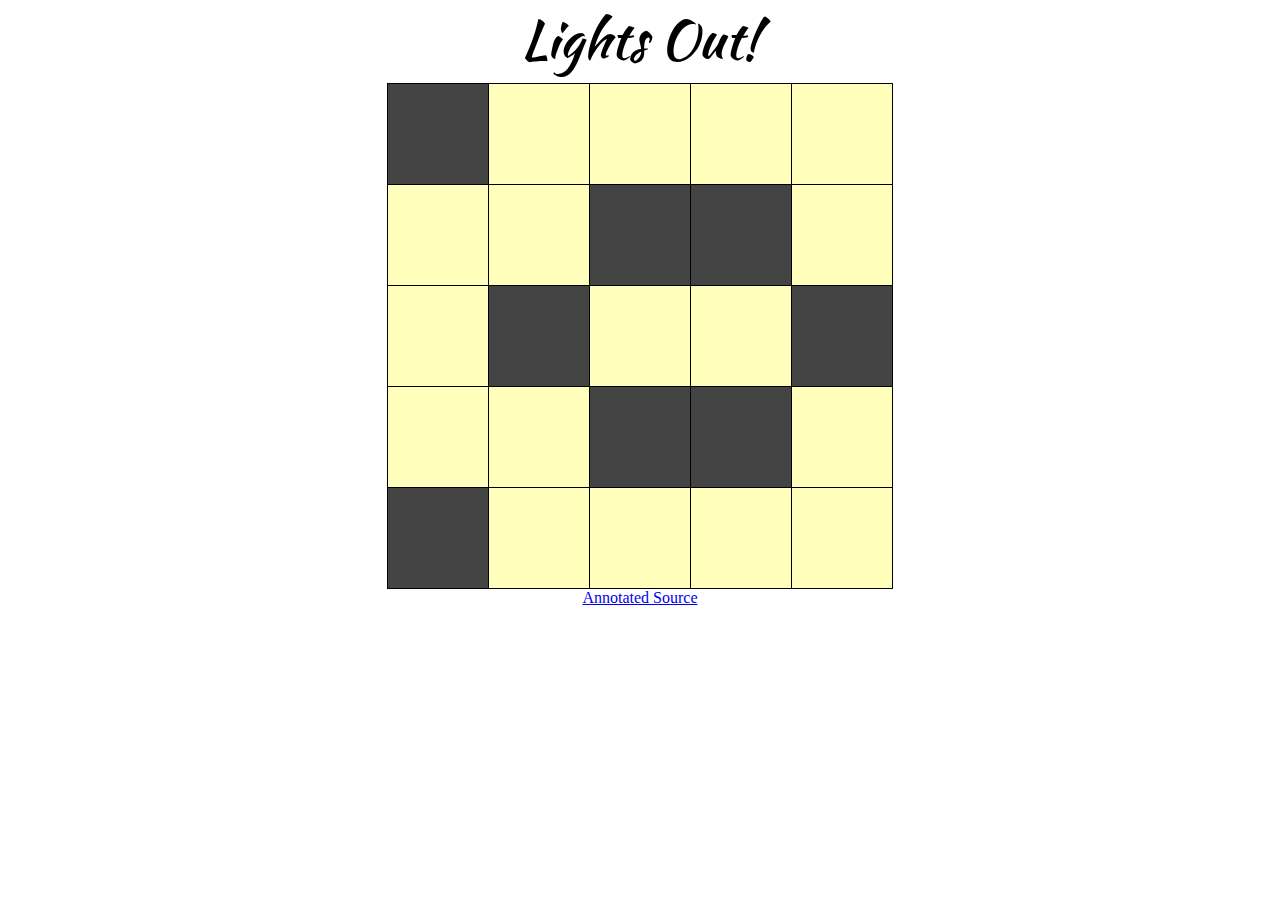
<file: index.html>
<!DOCTYPE html>
<html>
    <head>
        <script data-main="js/app" src="js/require.js"></script>
        <link href="css/styles.css" rel="stylesheet" />
        <link href='http://fonts.googleapis.com/css?family=Kaushan+Script' rel='stylesheet' type='text/css'>
    </head>
    <body>
      <header>Lights Out!</header>
      <footer>
        <a href="docs/game.html">Annotated Source</a>
      </footer>
    </body>
</html>
</file>
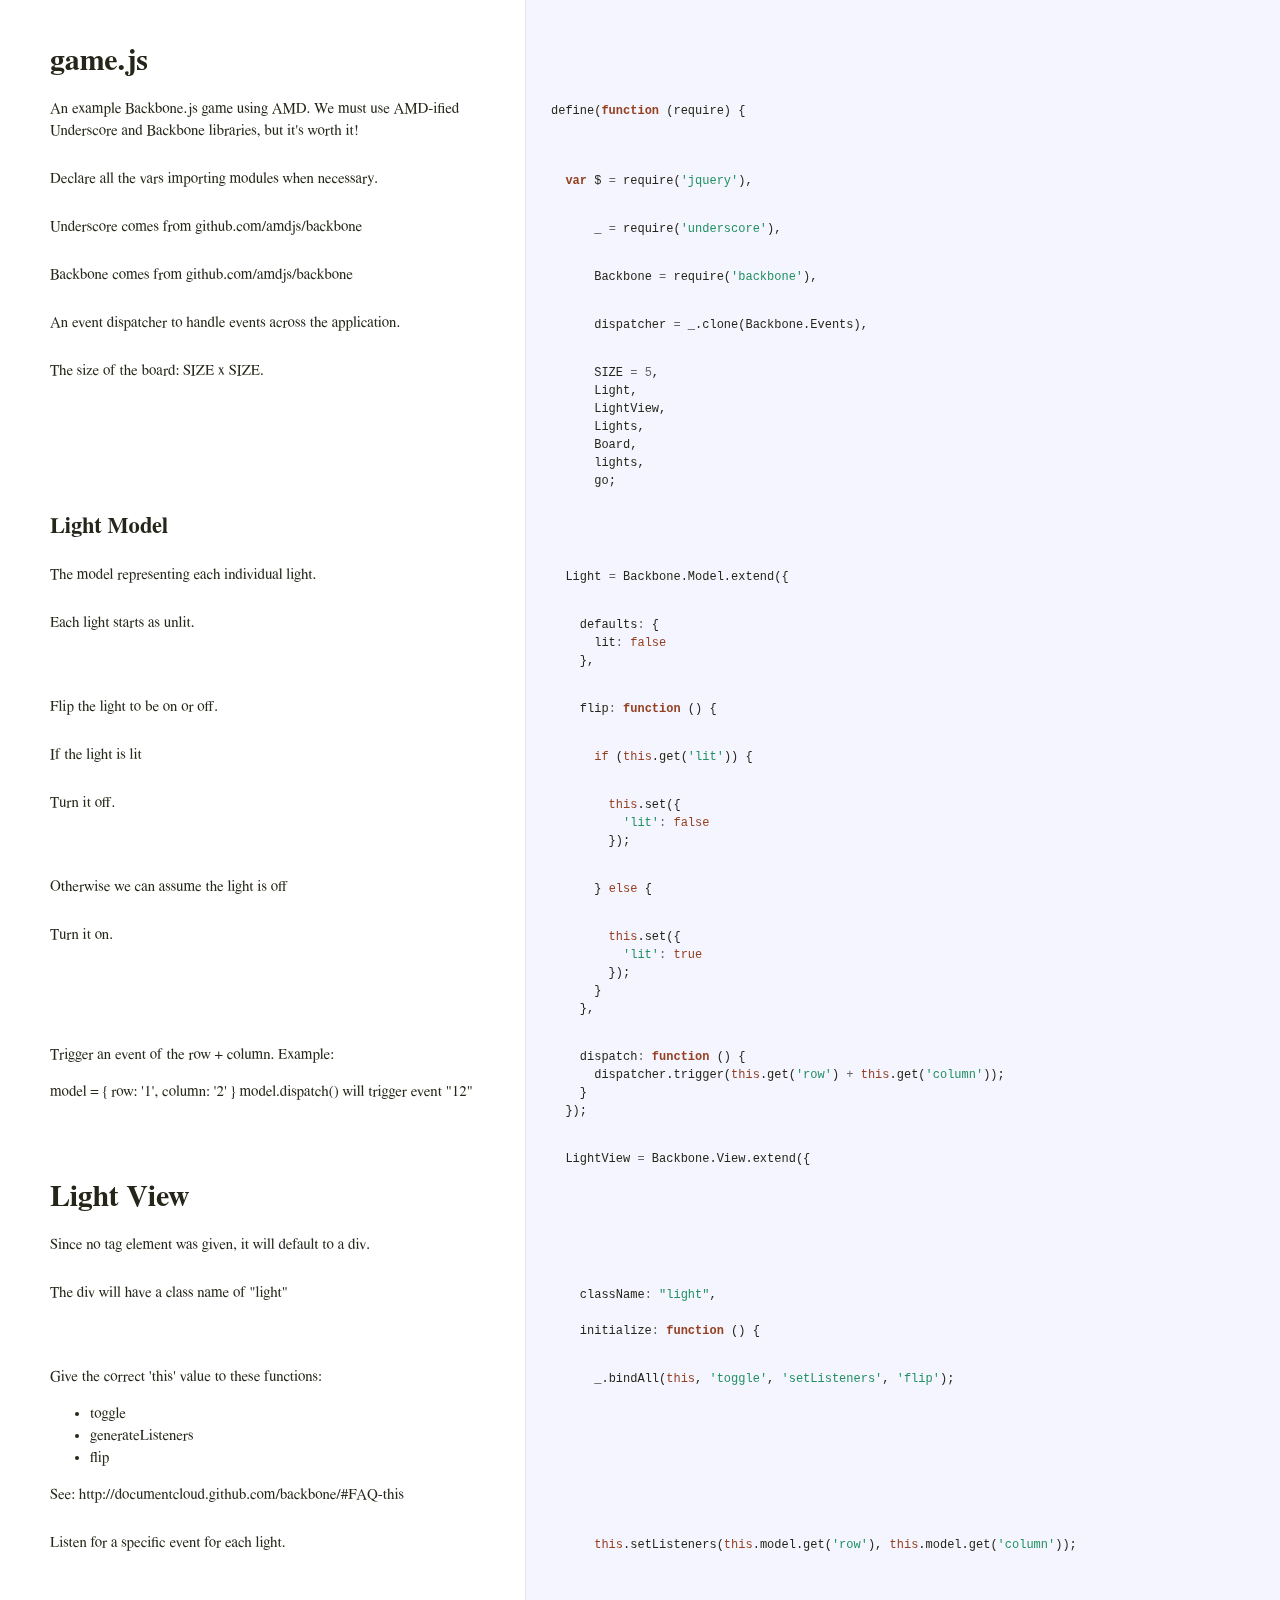
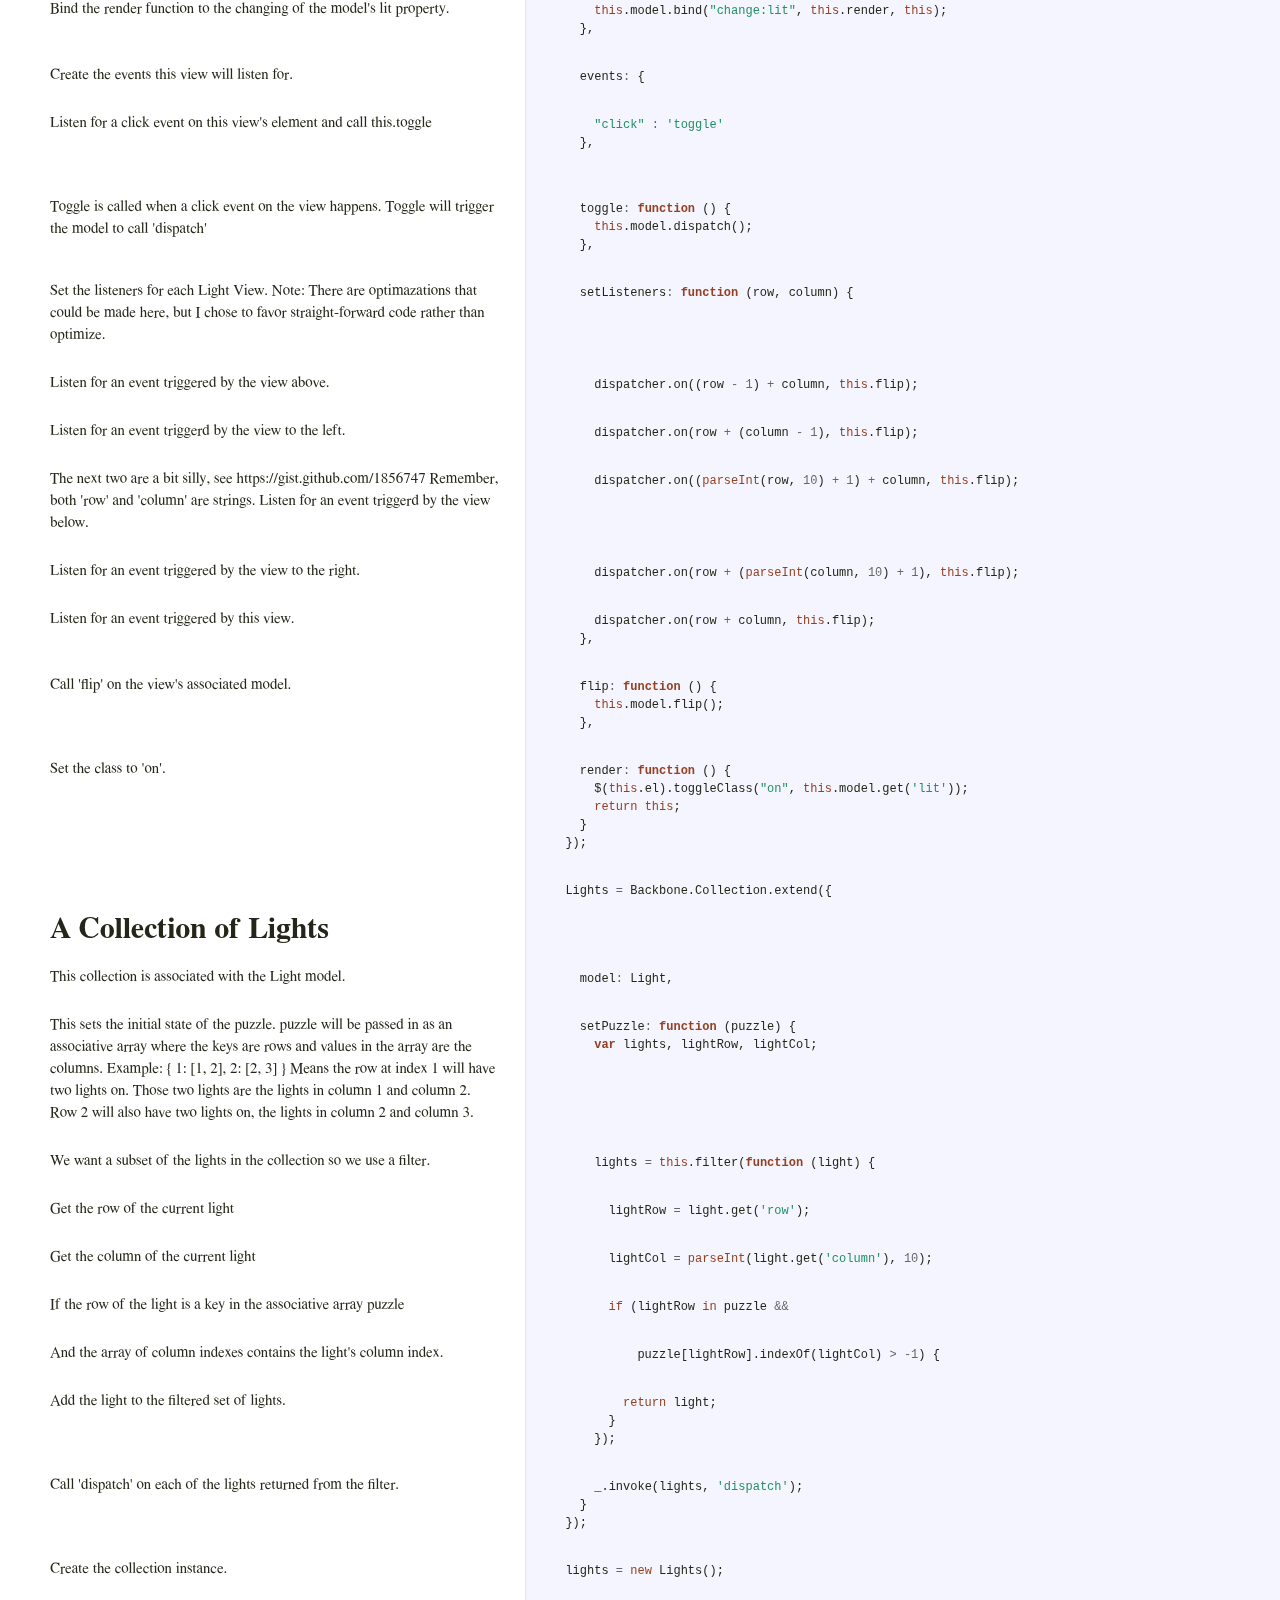
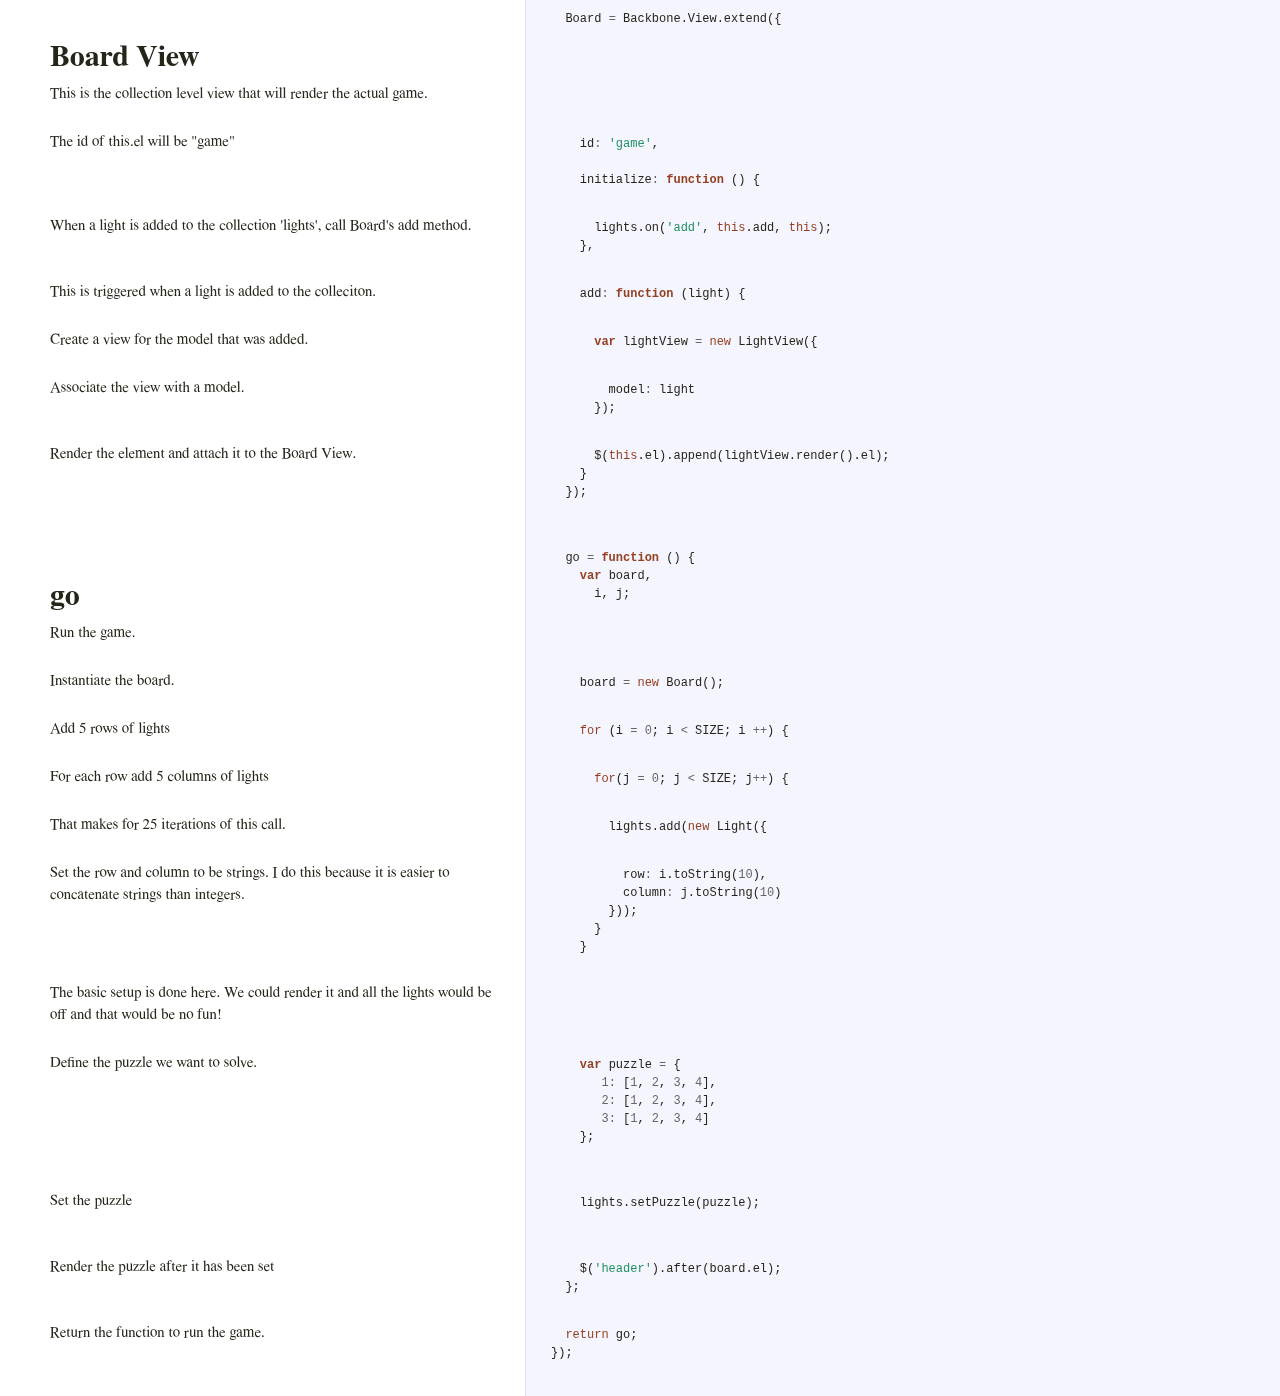
<file: docs/game.html>
<!DOCTYPE html>  <html> <head>   <title>game.js</title>   <meta http-equiv="content-type" content="text/html; charset=UTF-8">   <link rel="stylesheet" media="all" href="docco.css" /> </head> <body>   <div id="container">     <div id="background"></div>          <table cellpadding="0" cellspacing="0">       <thead>         <tr>           <th class="docs">             <h1>               game.js             </h1>           </th>           <th class="code">           </th>         </tr>       </thead>       <tbody>                               <tr id="section-1">             <td class="docs">               <div class="pilwrap">                 <a class="pilcrow" href="#section-1">&#182;</a>               </div>               <p>An example Backbone.js game using AMD. We must use AMD-ified Underscore
and Backbone libraries, but it's worth it!</p>             </td>             <td class="code">               <div class="highlight"><pre><span class="nx">define</span><span class="p">(</span><span class="kd">function</span> <span class="p">(</span><span class="nx">require</span><span class="p">)</span> <span class="p">{</span></pre></div>             </td>           </tr>                               <tr id="section-2">             <td class="docs">               <div class="pilwrap">                 <a class="pilcrow" href="#section-2">&#182;</a>               </div>               <p>Declare all the vars importing modules when necessary.</p>             </td>             <td class="code">               <div class="highlight"><pre>  <span class="kd">var</span> <span class="nx">$</span> <span class="o">=</span> <span class="nx">require</span><span class="p">(</span><span class="s1">&#39;jquery&#39;</span><span class="p">),</span></pre></div>             </td>           </tr>                               <tr id="section-3">             <td class="docs">               <div class="pilwrap">                 <a class="pilcrow" href="#section-3">&#182;</a>               </div>               <p>Underscore comes from github.com/amdjs/backbone</p>             </td>             <td class="code">               <div class="highlight"><pre>      <span class="nx">_</span> <span class="o">=</span> <span class="nx">require</span><span class="p">(</span><span class="s1">&#39;underscore&#39;</span><span class="p">),</span></pre></div>             </td>           </tr>                               <tr id="section-4">             <td class="docs">               <div class="pilwrap">                 <a class="pilcrow" href="#section-4">&#182;</a>               </div>               <p>Backbone comes from github.com/amdjs/backbone</p>             </td>             <td class="code">               <div class="highlight"><pre>      <span class="nx">Backbone</span> <span class="o">=</span> <span class="nx">require</span><span class="p">(</span><span class="s1">&#39;backbone&#39;</span><span class="p">),</span></pre></div>             </td>           </tr>                               <tr id="section-5">             <td class="docs">               <div class="pilwrap">                 <a class="pilcrow" href="#section-5">&#182;</a>               </div>               <p>An event dispatcher to handle events across the application.</p>             </td>             <td class="code">               <div class="highlight"><pre>      <span class="nx">dispatcher</span> <span class="o">=</span> <span class="nx">_</span><span class="p">.</span><span class="nx">clone</span><span class="p">(</span><span class="nx">Backbone</span><span class="p">.</span><span class="nx">Events</span><span class="p">),</span></pre></div>             </td>           </tr>                               <tr id="section-6">             <td class="docs">               <div class="pilwrap">                 <a class="pilcrow" href="#section-6">&#182;</a>               </div>               <p>The size of the board: SIZE x SIZE.</p>             </td>             <td class="code">               <div class="highlight"><pre>      <span class="nx">SIZE</span> <span class="o">=</span> <span class="mi">5</span><span class="p">,</span>
      <span class="nx">Light</span><span class="p">,</span>
      <span class="nx">LightView</span><span class="p">,</span>
      <span class="nx">Lights</span><span class="p">,</span>
      <span class="nx">Board</span><span class="p">,</span>
      <span class="nx">lights</span><span class="p">,</span>
      <span class="nx">go</span><span class="p">;</span></pre></div>             </td>           </tr>                               <tr id="section-7">             <td class="docs">               <div class="pilwrap">                 <a class="pilcrow" href="#section-7">&#182;</a>               </div>               <h2>Light Model</h2>             </td>             <td class="code">               <div class="highlight"><pre>  </pre></div>             </td>           </tr>                               <tr id="section-8">             <td class="docs">               <div class="pilwrap">                 <a class="pilcrow" href="#section-8">&#182;</a>               </div>               <p>The model representing each individual light.</p>             </td>             <td class="code">               <div class="highlight"><pre>  <span class="nx">Light</span> <span class="o">=</span> <span class="nx">Backbone</span><span class="p">.</span><span class="nx">Model</span><span class="p">.</span><span class="nx">extend</span><span class="p">({</span></pre></div>             </td>           </tr>                               <tr id="section-9">             <td class="docs">               <div class="pilwrap">                 <a class="pilcrow" href="#section-9">&#182;</a>               </div>               <p>Each light starts as unlit.</p>             </td>             <td class="code">               <div class="highlight"><pre>    <span class="nx">defaults</span><span class="o">:</span> <span class="p">{</span>
      <span class="nx">lit</span><span class="o">:</span> <span class="kc">false</span>
    <span class="p">},</span></pre></div>             </td>           </tr>                               <tr id="section-10">             <td class="docs">               <div class="pilwrap">                 <a class="pilcrow" href="#section-10">&#182;</a>               </div>               <p>Flip the light to be on or off.</p>             </td>             <td class="code">               <div class="highlight"><pre>    <span class="nx">flip</span><span class="o">:</span> <span class="kd">function</span> <span class="p">()</span> <span class="p">{</span></pre></div>             </td>           </tr>                               <tr id="section-11">             <td class="docs">               <div class="pilwrap">                 <a class="pilcrow" href="#section-11">&#182;</a>               </div>               <p>If the light is lit</p>             </td>             <td class="code">               <div class="highlight"><pre>      <span class="k">if</span> <span class="p">(</span><span class="k">this</span><span class="p">.</span><span class="nx">get</span><span class="p">(</span><span class="s1">&#39;lit&#39;</span><span class="p">))</span> <span class="p">{</span></pre></div>             </td>           </tr>                               <tr id="section-12">             <td class="docs">               <div class="pilwrap">                 <a class="pilcrow" href="#section-12">&#182;</a>               </div>               <p>Turn it off.</p>             </td>             <td class="code">               <div class="highlight"><pre>        <span class="k">this</span><span class="p">.</span><span class="nx">set</span><span class="p">({</span>
          <span class="s1">&#39;lit&#39;</span><span class="o">:</span> <span class="kc">false</span>
        <span class="p">});</span></pre></div>             </td>           </tr>                               <tr id="section-13">             <td class="docs">               <div class="pilwrap">                 <a class="pilcrow" href="#section-13">&#182;</a>               </div>               <p>Otherwise we can assume the light is off</p>             </td>             <td class="code">               <div class="highlight"><pre>      <span class="p">}</span> <span class="k">else</span> <span class="p">{</span></pre></div>             </td>           </tr>                               <tr id="section-14">             <td class="docs">               <div class="pilwrap">                 <a class="pilcrow" href="#section-14">&#182;</a>               </div>               <p>Turn it on.</p>             </td>             <td class="code">               <div class="highlight"><pre>        <span class="k">this</span><span class="p">.</span><span class="nx">set</span><span class="p">({</span>
          <span class="s1">&#39;lit&#39;</span><span class="o">:</span> <span class="kc">true</span>
        <span class="p">});</span>
      <span class="p">}</span>
    <span class="p">},</span></pre></div>             </td>           </tr>                               <tr id="section-15">             <td class="docs">               <div class="pilwrap">                 <a class="pilcrow" href="#section-15">&#182;</a>               </div>               <p>Trigger an event of the row + column.
Example:</p>

<p>model = {
  row: '1',
  column: '2'
}
model.dispatch() will trigger event "12"</p>             </td>             <td class="code">               <div class="highlight"><pre>    <span class="nx">dispatch</span><span class="o">:</span> <span class="kd">function</span> <span class="p">()</span> <span class="p">{</span>
      <span class="nx">dispatcher</span><span class="p">.</span><span class="nx">trigger</span><span class="p">(</span><span class="k">this</span><span class="p">.</span><span class="nx">get</span><span class="p">(</span><span class="s1">&#39;row&#39;</span><span class="p">)</span> <span class="o">+</span> <span class="k">this</span><span class="p">.</span><span class="nx">get</span><span class="p">(</span><span class="s1">&#39;column&#39;</span><span class="p">));</span>
    <span class="p">}</span>
  <span class="p">});</span></pre></div>             </td>           </tr>                               <tr id="section-16">             <td class="docs">               <div class="pilwrap">                 <a class="pilcrow" href="#section-16">&#182;</a>               </div>               <h1>Light View</h1>             </td>             <td class="code">               <div class="highlight"><pre>  <span class="nx">LightView</span> <span class="o">=</span> <span class="nx">Backbone</span><span class="p">.</span><span class="nx">View</span><span class="p">.</span><span class="nx">extend</span><span class="p">({</span></pre></div>             </td>           </tr>                               <tr id="section-17">             <td class="docs">               <div class="pilwrap">                 <a class="pilcrow" href="#section-17">&#182;</a>               </div>               <p>Since no tag element was given, it will default to a div.</p>             </td>             <td class="code">               <div class="highlight"><pre></pre></div>             </td>           </tr>                               <tr id="section-18">             <td class="docs">               <div class="pilwrap">                 <a class="pilcrow" href="#section-18">&#182;</a>               </div>               <p>The div will have a class name of "light"</p>             </td>             <td class="code">               <div class="highlight"><pre>    <span class="nx">className</span><span class="o">:</span> <span class="s2">&quot;light&quot;</span><span class="p">,</span>

    <span class="nx">initialize</span><span class="o">:</span> <span class="kd">function</span> <span class="p">()</span> <span class="p">{</span></pre></div>             </td>           </tr>                               <tr id="section-19">             <td class="docs">               <div class="pilwrap">                 <a class="pilcrow" href="#section-19">&#182;</a>               </div>               <p>Give the correct 'this' value to these functions:</p>

<ul>
<li>toggle</li>
<li>generateListeners</li>
<li>flip</li>
</ul>

<p>See: http://documentcloud.github.com/backbone/#FAQ-this</p>             </td>             <td class="code">               <div class="highlight"><pre>      <span class="nx">_</span><span class="p">.</span><span class="nx">bindAll</span><span class="p">(</span><span class="k">this</span><span class="p">,</span> <span class="s1">&#39;toggle&#39;</span><span class="p">,</span> <span class="s1">&#39;setListeners&#39;</span><span class="p">,</span> <span class="s1">&#39;flip&#39;</span><span class="p">);</span></pre></div>             </td>           </tr>                               <tr id="section-20">             <td class="docs">               <div class="pilwrap">                 <a class="pilcrow" href="#section-20">&#182;</a>               </div>               <p>Listen for a specific event for each light.</p>             </td>             <td class="code">               <div class="highlight"><pre>      <span class="k">this</span><span class="p">.</span><span class="nx">setListeners</span><span class="p">(</span><span class="k">this</span><span class="p">.</span><span class="nx">model</span><span class="p">.</span><span class="nx">get</span><span class="p">(</span><span class="s1">&#39;row&#39;</span><span class="p">),</span> <span class="k">this</span><span class="p">.</span><span class="nx">model</span><span class="p">.</span><span class="nx">get</span><span class="p">(</span><span class="s1">&#39;column&#39;</span><span class="p">));</span>
      </pre></div>             </td>           </tr>                               <tr id="section-21">             <td class="docs">               <div class="pilwrap">                 <a class="pilcrow" href="#section-21">&#182;</a>               </div>               <p>Bind the render function to the changing of the model's lit property.</p>             </td>             <td class="code">               <div class="highlight"><pre>      <span class="k">this</span><span class="p">.</span><span class="nx">model</span><span class="p">.</span><span class="nx">bind</span><span class="p">(</span><span class="s2">&quot;change:lit&quot;</span><span class="p">,</span> <span class="k">this</span><span class="p">.</span><span class="nx">render</span><span class="p">,</span> <span class="k">this</span><span class="p">);</span>
    <span class="p">},</span></pre></div>             </td>           </tr>                               <tr id="section-22">             <td class="docs">               <div class="pilwrap">                 <a class="pilcrow" href="#section-22">&#182;</a>               </div>               <p>Create the events this view will listen for.</p>             </td>             <td class="code">               <div class="highlight"><pre>    <span class="nx">events</span><span class="o">:</span> <span class="p">{</span></pre></div>             </td>           </tr>                               <tr id="section-23">             <td class="docs">               <div class="pilwrap">                 <a class="pilcrow" href="#section-23">&#182;</a>               </div>               <p>Listen for a click event on this view's element and call this.toggle</p>             </td>             <td class="code">               <div class="highlight"><pre>      <span class="s2">&quot;click&quot;</span> <span class="o">:</span> <span class="s1">&#39;toggle&#39;</span>
    <span class="p">},</span>
    </pre></div>             </td>           </tr>                               <tr id="section-24">             <td class="docs">               <div class="pilwrap">                 <a class="pilcrow" href="#section-24">&#182;</a>               </div>               <p>Toggle is called when a click event on the view happens. Toggle will
trigger the model to call 'dispatch'</p>             </td>             <td class="code">               <div class="highlight"><pre>    <span class="nx">toggle</span><span class="o">:</span> <span class="kd">function</span> <span class="p">()</span> <span class="p">{</span>
      <span class="k">this</span><span class="p">.</span><span class="nx">model</span><span class="p">.</span><span class="nx">dispatch</span><span class="p">();</span>
    <span class="p">},</span></pre></div>             </td>           </tr>                               <tr id="section-25">             <td class="docs">               <div class="pilwrap">                 <a class="pilcrow" href="#section-25">&#182;</a>               </div>               <p>Set the listeners for each Light View.
Note: There are optimazations that could be made here, but I chose to 
favor straight-forward code rather than optimize.</p>             </td>             <td class="code">               <div class="highlight"><pre>    <span class="nx">setListeners</span><span class="o">:</span> <span class="kd">function</span> <span class="p">(</span><span class="nx">row</span><span class="p">,</span> <span class="nx">column</span><span class="p">)</span> <span class="p">{</span></pre></div>             </td>           </tr>                               <tr id="section-26">             <td class="docs">               <div class="pilwrap">                 <a class="pilcrow" href="#section-26">&#182;</a>               </div>               <p>Listen for an event triggered by the view above.</p>             </td>             <td class="code">               <div class="highlight"><pre>      <span class="nx">dispatcher</span><span class="p">.</span><span class="nx">on</span><span class="p">((</span><span class="nx">row</span> <span class="o">-</span> <span class="mi">1</span><span class="p">)</span> <span class="o">+</span> <span class="nx">column</span><span class="p">,</span> <span class="k">this</span><span class="p">.</span><span class="nx">flip</span><span class="p">);</span></pre></div>             </td>           </tr>                               <tr id="section-27">             <td class="docs">               <div class="pilwrap">                 <a class="pilcrow" href="#section-27">&#182;</a>               </div>               <p>Listen for an event triggerd by the view to the left.</p>             </td>             <td class="code">               <div class="highlight"><pre>      <span class="nx">dispatcher</span><span class="p">.</span><span class="nx">on</span><span class="p">(</span><span class="nx">row</span> <span class="o">+</span> <span class="p">(</span><span class="nx">column</span> <span class="o">-</span> <span class="mi">1</span><span class="p">),</span> <span class="k">this</span><span class="p">.</span><span class="nx">flip</span><span class="p">);</span></pre></div>             </td>           </tr>                               <tr id="section-28">             <td class="docs">               <div class="pilwrap">                 <a class="pilcrow" href="#section-28">&#182;</a>               </div>               <p>The next two are a bit silly, see https://gist.github.com/1856747
Remember, both 'row' and 'column' are strings.
Listen for an event triggerd by the view below.</p>             </td>             <td class="code">               <div class="highlight"><pre>      <span class="nx">dispatcher</span><span class="p">.</span><span class="nx">on</span><span class="p">((</span><span class="nb">parseInt</span><span class="p">(</span><span class="nx">row</span><span class="p">,</span> <span class="mi">10</span><span class="p">)</span> <span class="o">+</span> <span class="mi">1</span><span class="p">)</span> <span class="o">+</span> <span class="nx">column</span><span class="p">,</span> <span class="k">this</span><span class="p">.</span><span class="nx">flip</span><span class="p">);</span> </pre></div>             </td>           </tr>                               <tr id="section-29">             <td class="docs">               <div class="pilwrap">                 <a class="pilcrow" href="#section-29">&#182;</a>               </div>               <p>Listen for an event triggered by the view to the right.</p>             </td>             <td class="code">               <div class="highlight"><pre>      <span class="nx">dispatcher</span><span class="p">.</span><span class="nx">on</span><span class="p">(</span><span class="nx">row</span> <span class="o">+</span> <span class="p">(</span><span class="nb">parseInt</span><span class="p">(</span><span class="nx">column</span><span class="p">,</span> <span class="mi">10</span><span class="p">)</span> <span class="o">+</span> <span class="mi">1</span><span class="p">),</span> <span class="k">this</span><span class="p">.</span><span class="nx">flip</span><span class="p">);</span></pre></div>             </td>           </tr>                               <tr id="section-30">             <td class="docs">               <div class="pilwrap">                 <a class="pilcrow" href="#section-30">&#182;</a>               </div>               <p>Listen for an event triggered by this view.</p>             </td>             <td class="code">               <div class="highlight"><pre>      <span class="nx">dispatcher</span><span class="p">.</span><span class="nx">on</span><span class="p">(</span><span class="nx">row</span> <span class="o">+</span> <span class="nx">column</span><span class="p">,</span> <span class="k">this</span><span class="p">.</span><span class="nx">flip</span><span class="p">);</span>
    <span class="p">},</span></pre></div>             </td>           </tr>                               <tr id="section-31">             <td class="docs">               <div class="pilwrap">                 <a class="pilcrow" href="#section-31">&#182;</a>               </div>               <p>Call 'flip' on the view's associated model.</p>             </td>             <td class="code">               <div class="highlight"><pre>    <span class="nx">flip</span><span class="o">:</span> <span class="kd">function</span> <span class="p">()</span> <span class="p">{</span>
      <span class="k">this</span><span class="p">.</span><span class="nx">model</span><span class="p">.</span><span class="nx">flip</span><span class="p">();</span>
    <span class="p">},</span></pre></div>             </td>           </tr>                               <tr id="section-32">             <td class="docs">               <div class="pilwrap">                 <a class="pilcrow" href="#section-32">&#182;</a>               </div>               <p>Set the class to 'on'.</p>             </td>             <td class="code">               <div class="highlight"><pre>    <span class="nx">render</span><span class="o">:</span> <span class="kd">function</span> <span class="p">()</span> <span class="p">{</span>
      <span class="nx">$</span><span class="p">(</span><span class="k">this</span><span class="p">.</span><span class="nx">el</span><span class="p">).</span><span class="nx">toggleClass</span><span class="p">(</span><span class="s2">&quot;on&quot;</span><span class="p">,</span> <span class="k">this</span><span class="p">.</span><span class="nx">model</span><span class="p">.</span><span class="nx">get</span><span class="p">(</span><span class="s1">&#39;lit&#39;</span><span class="p">));</span>
      <span class="k">return</span> <span class="k">this</span><span class="p">;</span>
    <span class="p">}</span>
  <span class="p">});</span></pre></div>             </td>           </tr>                               <tr id="section-33">             <td class="docs">               <div class="pilwrap">                 <a class="pilcrow" href="#section-33">&#182;</a>               </div>               <h1>A Collection of Lights</h1>             </td>             <td class="code">               <div class="highlight"><pre>  <span class="nx">Lights</span> <span class="o">=</span> <span class="nx">Backbone</span><span class="p">.</span><span class="nx">Collection</span><span class="p">.</span><span class="nx">extend</span><span class="p">({</span></pre></div>             </td>           </tr>                               <tr id="section-34">             <td class="docs">               <div class="pilwrap">                 <a class="pilcrow" href="#section-34">&#182;</a>               </div>               <p>This collection is associated with the Light model.</p>             </td>             <td class="code">               <div class="highlight"><pre>    <span class="nx">model</span><span class="o">:</span> <span class="nx">Light</span><span class="p">,</span></pre></div>             </td>           </tr>                               <tr id="section-35">             <td class="docs">               <div class="pilwrap">                 <a class="pilcrow" href="#section-35">&#182;</a>               </div>               <p>This sets the initial state of the puzzle.
puzzle will be passed in as an associative array where the keys
are rows and values in the array are the columns.
Example:
{ 1: [1, 2],
  2: [2, 3] }
Means the row at index 1 will have two lights on. Those two lights are
the lights in column 1 and column 2. Row 2 will also have two lights on,
the lights in column 2 and column 3.</p>             </td>             <td class="code">               <div class="highlight"><pre>    <span class="nx">setPuzzle</span><span class="o">:</span> <span class="kd">function</span> <span class="p">(</span><span class="nx">puzzle</span><span class="p">)</span> <span class="p">{</span>
      <span class="kd">var</span> <span class="nx">lights</span><span class="p">,</span> <span class="nx">lightRow</span><span class="p">,</span> <span class="nx">lightCol</span><span class="p">;</span></pre></div>             </td>           </tr>                               <tr id="section-36">             <td class="docs">               <div class="pilwrap">                 <a class="pilcrow" href="#section-36">&#182;</a>               </div>               <p>We want a subset of the lights in the collection so we use a filter.</p>             </td>             <td class="code">               <div class="highlight"><pre>      <span class="nx">lights</span> <span class="o">=</span> <span class="k">this</span><span class="p">.</span><span class="nx">filter</span><span class="p">(</span><span class="kd">function</span> <span class="p">(</span><span class="nx">light</span><span class="p">)</span> <span class="p">{</span></pre></div>             </td>           </tr>                               <tr id="section-37">             <td class="docs">               <div class="pilwrap">                 <a class="pilcrow" href="#section-37">&#182;</a>               </div>               <p>Get the row of the current light</p>             </td>             <td class="code">               <div class="highlight"><pre>        <span class="nx">lightRow</span> <span class="o">=</span> <span class="nx">light</span><span class="p">.</span><span class="nx">get</span><span class="p">(</span><span class="s1">&#39;row&#39;</span><span class="p">);</span></pre></div>             </td>           </tr>                               <tr id="section-38">             <td class="docs">               <div class="pilwrap">                 <a class="pilcrow" href="#section-38">&#182;</a>               </div>               <p>Get the column of the current light</p>             </td>             <td class="code">               <div class="highlight"><pre>        <span class="nx">lightCol</span> <span class="o">=</span> <span class="nb">parseInt</span><span class="p">(</span><span class="nx">light</span><span class="p">.</span><span class="nx">get</span><span class="p">(</span><span class="s1">&#39;column&#39;</span><span class="p">),</span> <span class="mi">10</span><span class="p">);</span></pre></div>             </td>           </tr>                               <tr id="section-39">             <td class="docs">               <div class="pilwrap">                 <a class="pilcrow" href="#section-39">&#182;</a>               </div>               <p>If the row of the light is a key in the associative array puzzle</p>             </td>             <td class="code">               <div class="highlight"><pre>        <span class="k">if</span> <span class="p">(</span><span class="nx">lightRow</span> <span class="k">in</span> <span class="nx">puzzle</span> <span class="o">&amp;&amp;</span> </pre></div>             </td>           </tr>                               <tr id="section-40">             <td class="docs">               <div class="pilwrap">                 <a class="pilcrow" href="#section-40">&#182;</a>               </div>               <p>And the array of column indexes contains the light's column
index.</p>             </td>             <td class="code">               <div class="highlight"><pre>            <span class="nx">puzzle</span><span class="p">[</span><span class="nx">lightRow</span><span class="p">].</span><span class="nx">indexOf</span><span class="p">(</span><span class="nx">lightCol</span><span class="p">)</span> <span class="o">&gt;</span> <span class="o">-</span><span class="mi">1</span><span class="p">)</span> <span class="p">{</span></pre></div>             </td>           </tr>                               <tr id="section-41">             <td class="docs">               <div class="pilwrap">                 <a class="pilcrow" href="#section-41">&#182;</a>               </div>               <p>Add the light to the filtered set of lights.</p>             </td>             <td class="code">               <div class="highlight"><pre>          <span class="k">return</span> <span class="nx">light</span><span class="p">;</span>
        <span class="p">}</span>
      <span class="p">});</span></pre></div>             </td>           </tr>                               <tr id="section-42">             <td class="docs">               <div class="pilwrap">                 <a class="pilcrow" href="#section-42">&#182;</a>               </div>               <p>Call 'dispatch' on each of the lights returned from the filter.</p>             </td>             <td class="code">               <div class="highlight"><pre>      <span class="nx">_</span><span class="p">.</span><span class="nx">invoke</span><span class="p">(</span><span class="nx">lights</span><span class="p">,</span> <span class="s1">&#39;dispatch&#39;</span><span class="p">);</span>
    <span class="p">}</span>
  <span class="p">});</span></pre></div>             </td>           </tr>                               <tr id="section-43">             <td class="docs">               <div class="pilwrap">                 <a class="pilcrow" href="#section-43">&#182;</a>               </div>               <p>Create the collection instance.</p>             </td>             <td class="code">               <div class="highlight"><pre>  <span class="nx">lights</span> <span class="o">=</span> <span class="k">new</span> <span class="nx">Lights</span><span class="p">();</span></pre></div>             </td>           </tr>                               <tr id="section-44">             <td class="docs">               <div class="pilwrap">                 <a class="pilcrow" href="#section-44">&#182;</a>               </div>               <h1>Board View</h1>

<p>This is the collection level view that will render the actual game.</p>             </td>             <td class="code">               <div class="highlight"><pre>  <span class="nx">Board</span> <span class="o">=</span> <span class="nx">Backbone</span><span class="p">.</span><span class="nx">View</span><span class="p">.</span><span class="nx">extend</span><span class="p">({</span></pre></div>             </td>           </tr>                               <tr id="section-45">             <td class="docs">               <div class="pilwrap">                 <a class="pilcrow" href="#section-45">&#182;</a>               </div>               <p>The id of this.el will be "game"</p>             </td>             <td class="code">               <div class="highlight"><pre>    <span class="nx">id</span><span class="o">:</span> <span class="s1">&#39;game&#39;</span><span class="p">,</span>

    <span class="nx">initialize</span><span class="o">:</span> <span class="kd">function</span> <span class="p">()</span> <span class="p">{</span></pre></div>             </td>           </tr>                               <tr id="section-46">             <td class="docs">               <div class="pilwrap">                 <a class="pilcrow" href="#section-46">&#182;</a>               </div>               <p>When a light is added to the collection 'lights', call Board's add
method.</p>             </td>             <td class="code">               <div class="highlight"><pre>      <span class="nx">lights</span><span class="p">.</span><span class="nx">on</span><span class="p">(</span><span class="s1">&#39;add&#39;</span><span class="p">,</span> <span class="k">this</span><span class="p">.</span><span class="nx">add</span><span class="p">,</span> <span class="k">this</span><span class="p">);</span>
    <span class="p">},</span></pre></div>             </td>           </tr>                               <tr id="section-47">             <td class="docs">               <div class="pilwrap">                 <a class="pilcrow" href="#section-47">&#182;</a>               </div>               <p>This is triggered when a light is added to the colleciton.</p>             </td>             <td class="code">               <div class="highlight"><pre>    <span class="nx">add</span><span class="o">:</span> <span class="kd">function</span> <span class="p">(</span><span class="nx">light</span><span class="p">)</span> <span class="p">{</span></pre></div>             </td>           </tr>                               <tr id="section-48">             <td class="docs">               <div class="pilwrap">                 <a class="pilcrow" href="#section-48">&#182;</a>               </div>               <p>Create a view for the model that was added.</p>             </td>             <td class="code">               <div class="highlight"><pre>      <span class="kd">var</span> <span class="nx">lightView</span> <span class="o">=</span> <span class="k">new</span> <span class="nx">LightView</span><span class="p">({</span></pre></div>             </td>           </tr>                               <tr id="section-49">             <td class="docs">               <div class="pilwrap">                 <a class="pilcrow" href="#section-49">&#182;</a>               </div>               <p>Associate the view with a model.</p>             </td>             <td class="code">               <div class="highlight"><pre>        <span class="nx">model</span><span class="o">:</span> <span class="nx">light</span>
      <span class="p">});</span></pre></div>             </td>           </tr>                               <tr id="section-50">             <td class="docs">               <div class="pilwrap">                 <a class="pilcrow" href="#section-50">&#182;</a>               </div>               <p>Render the element and attach it to the Board View.</p>             </td>             <td class="code">               <div class="highlight"><pre>      <span class="nx">$</span><span class="p">(</span><span class="k">this</span><span class="p">.</span><span class="nx">el</span><span class="p">).</span><span class="nx">append</span><span class="p">(</span><span class="nx">lightView</span><span class="p">.</span><span class="nx">render</span><span class="p">().</span><span class="nx">el</span><span class="p">);</span>
    <span class="p">}</span>
  <span class="p">});</span>
  </pre></div>             </td>           </tr>                               <tr id="section-51">             <td class="docs">               <div class="pilwrap">                 <a class="pilcrow" href="#section-51">&#182;</a>               </div>               <h1>go</h1>

<p>Run the game.</p>             </td>             <td class="code">               <div class="highlight"><pre>  <span class="nx">go</span> <span class="o">=</span> <span class="kd">function</span> <span class="p">()</span> <span class="p">{</span>
    <span class="kd">var</span> <span class="nx">board</span><span class="p">,</span>
      <span class="nx">i</span><span class="p">,</span> <span class="nx">j</span><span class="p">;</span></pre></div>             </td>           </tr>                               <tr id="section-52">             <td class="docs">               <div class="pilwrap">                 <a class="pilcrow" href="#section-52">&#182;</a>               </div>               <p>Instantiate the board.</p>             </td>             <td class="code">               <div class="highlight"><pre>    <span class="nx">board</span> <span class="o">=</span> <span class="k">new</span> <span class="nx">Board</span><span class="p">();</span></pre></div>             </td>           </tr>                               <tr id="section-53">             <td class="docs">               <div class="pilwrap">                 <a class="pilcrow" href="#section-53">&#182;</a>               </div>               <p>Add 5 rows of lights</p>             </td>             <td class="code">               <div class="highlight"><pre>    <span class="k">for</span> <span class="p">(</span><span class="nx">i</span> <span class="o">=</span> <span class="mi">0</span><span class="p">;</span> <span class="nx">i</span> <span class="o">&lt;</span> <span class="nx">SIZE</span><span class="p">;</span> <span class="nx">i</span> <span class="o">++</span><span class="p">)</span> <span class="p">{</span></pre></div>             </td>           </tr>                               <tr id="section-54">             <td class="docs">               <div class="pilwrap">                 <a class="pilcrow" href="#section-54">&#182;</a>               </div>               <p>For each row add 5 columns of lights</p>             </td>             <td class="code">               <div class="highlight"><pre>      <span class="k">for</span><span class="p">(</span><span class="nx">j</span> <span class="o">=</span> <span class="mi">0</span><span class="p">;</span> <span class="nx">j</span> <span class="o">&lt;</span> <span class="nx">SIZE</span><span class="p">;</span> <span class="nx">j</span><span class="o">++</span><span class="p">)</span> <span class="p">{</span></pre></div>             </td>           </tr>                               <tr id="section-55">             <td class="docs">               <div class="pilwrap">                 <a class="pilcrow" href="#section-55">&#182;</a>               </div>               <p>That makes for 25 iterations of this call.</p>             </td>             <td class="code">               <div class="highlight"><pre>        <span class="nx">lights</span><span class="p">.</span><span class="nx">add</span><span class="p">(</span><span class="k">new</span> <span class="nx">Light</span><span class="p">({</span></pre></div>             </td>           </tr>                               <tr id="section-56">             <td class="docs">               <div class="pilwrap">                 <a class="pilcrow" href="#section-56">&#182;</a>               </div>               <p>Set the row and column to be strings. I do this because it is 
easier to concatenate strings than integers.</p>             </td>             <td class="code">               <div class="highlight"><pre>          <span class="nx">row</span><span class="o">:</span> <span class="nx">i</span><span class="p">.</span><span class="nx">toString</span><span class="p">(</span><span class="mi">10</span><span class="p">),</span>
          <span class="nx">column</span><span class="o">:</span> <span class="nx">j</span><span class="p">.</span><span class="nx">toString</span><span class="p">(</span><span class="mi">10</span><span class="p">)</span>
        <span class="p">}));</span>
      <span class="p">}</span>
    <span class="p">}</span></pre></div>             </td>           </tr>                               <tr id="section-57">             <td class="docs">               <div class="pilwrap">                 <a class="pilcrow" href="#section-57">&#182;</a>               </div>               <p>The basic setup is done here. We could render it and all the lights
would be off and that would be no fun!</p>             </td>             <td class="code">               <div class="highlight"><pre></pre></div>             </td>           </tr>                               <tr id="section-58">             <td class="docs">               <div class="pilwrap">                 <a class="pilcrow" href="#section-58">&#182;</a>               </div>               <p>Define the puzzle we want to solve.</p>             </td>             <td class="code">               <div class="highlight"><pre>    <span class="kd">var</span> <span class="nx">puzzle</span> <span class="o">=</span> <span class="p">{</span>
       <span class="mi">1</span><span class="o">:</span> <span class="p">[</span><span class="mi">1</span><span class="p">,</span> <span class="mi">2</span><span class="p">,</span> <span class="mi">3</span><span class="p">,</span> <span class="mi">4</span><span class="p">],</span>
       <span class="mi">2</span><span class="o">:</span> <span class="p">[</span><span class="mi">1</span><span class="p">,</span> <span class="mi">2</span><span class="p">,</span> <span class="mi">3</span><span class="p">,</span> <span class="mi">4</span><span class="p">],</span>
       <span class="mi">3</span><span class="o">:</span> <span class="p">[</span><span class="mi">1</span><span class="p">,</span> <span class="mi">2</span><span class="p">,</span> <span class="mi">3</span><span class="p">,</span> <span class="mi">4</span><span class="p">]</span>
    <span class="p">};</span>
    </pre></div>             </td>           </tr>                               <tr id="section-59">             <td class="docs">               <div class="pilwrap">                 <a class="pilcrow" href="#section-59">&#182;</a>               </div>               <p>Set the puzzle</p>             </td>             <td class="code">               <div class="highlight"><pre>    <span class="nx">lights</span><span class="p">.</span><span class="nx">setPuzzle</span><span class="p">(</span><span class="nx">puzzle</span><span class="p">);</span>
    </pre></div>             </td>           </tr>                               <tr id="section-60">             <td class="docs">               <div class="pilwrap">                 <a class="pilcrow" href="#section-60">&#182;</a>               </div>               <p>Render the puzzle after it has been set</p>             </td>             <td class="code">               <div class="highlight"><pre>    <span class="nx">$</span><span class="p">(</span><span class="s1">&#39;header&#39;</span><span class="p">).</span><span class="nx">after</span><span class="p">(</span><span class="nx">board</span><span class="p">.</span><span class="nx">el</span><span class="p">);</span>
  <span class="p">};</span></pre></div>             </td>           </tr>                               <tr id="section-61">             <td class="docs">               <div class="pilwrap">                 <a class="pilcrow" href="#section-61">&#182;</a>               </div>               <p>Return the function to run the game.</p>             </td>             <td class="code">               <div class="highlight"><pre>  <span class="k">return</span> <span class="nx">go</span><span class="p">;</span>
<span class="p">});</span>

</pre></div>             </td>           </tr>                </tbody>     </table>   </div> </body> </html>
</file>
<file: css/styles.css>
div.light {
  width: 100px;
  height: 100px;
  border: 1px solid black;
  background-color: #444444;
  float: left;
  border-left-width: 0px;
  border-top-width: 0px;
}
/* Match the first div and every 5th div after that.*/
div:nth-child(5n + 1) {
  border-left-width: 1px;
  clear: both;
}
/* match the first 5 divs */
div:nth-child(-n + 5) {
  border-top-width: 1px;
}

div.on {
  background-color: #FFFFBB;
}

body {
  text-align: center;
  margin: 0px;
  padding: 0px;
}

div#game {
  margin: 0px auto;
  width: 506px;
  height: 506px;
}

header { 
  margin: 0px auto;
  width: 506px;
  padding: 0px 0px 5px 0px;
  font-family: 'Kaushan Script', cursive;
  font-size: 40pt;
  text-align: center;
  display: block;
}
</file>
<file: docs/docco.css>
/*--------------------- Layout and Typography ----------------------------*/
body {
  font-family: 'Palatino Linotype', 'Book Antiqua', Palatino, FreeSerif, serif;
  font-size: 15px;
  line-height: 22px;
  color: #252519;
  margin: 0; padding: 0;
}
a {
  color: #261a3b;
}
  a:visited {
    color: #261a3b;
  }
p {
  margin: 0 0 15px 0;
}
h1, h2, h3, h4, h5, h6 {
  margin: 0px 0 15px 0;
}
  h1 {
    margin-top: 40px;
  }
#container {
  position: relative;
}
#background {
  position: fixed;
  top: 0; left: 525px; right: 0; bottom: 0;
  background: #f5f5ff;
  border-left: 1px solid #e5e5ee;
  z-index: -1;
}
#jump_to, #jump_page {
  background: white;
  -webkit-box-shadow: 0 0 25px #777; -moz-box-shadow: 0 0 25px #777;
  -webkit-border-bottom-left-radius: 5px; -moz-border-radius-bottomleft: 5px;
  font: 10px Arial;
  text-transform: uppercase;
  cursor: pointer;
  text-align: right;
}
#jump_to, #jump_wrapper {
  position: fixed;
  right: 0; top: 0;
  padding: 5px 10px;
}
  #jump_wrapper {
    padding: 0;
    display: none;
  }
    #jump_to:hover #jump_wrapper {
      display: block;
    }
    #jump_page {
      padding: 5px 0 3px;
      margin: 0 0 25px 25px;
    }
      #jump_page .source {
        display: block;
        padding: 5px 10px;
        text-decoration: none;
        border-top: 1px solid #eee;
      }
        #jump_page .source:hover {
          background: #f5f5ff;
        }
        #jump_page .source:first-child {
        }
table td {
  border: 0;
  outline: 0;
}
  td.docs, th.docs {
    max-width: 450px;
    min-width: 450px;
    min-height: 5px;
    padding: 10px 25px 1px 50px;
    overflow-x: hidden;
    vertical-align: top;
    text-align: left;
  }
    .docs pre {
      margin: 15px 0 15px;
      padding-left: 15px;
    }
    .docs p tt, .docs p code {
      background: #f8f8ff;
      border: 1px solid #dedede;
      font-size: 12px;
      padding: 0 0.2em;
    }
    .pilwrap {
      position: relative;
    }
      .pilcrow {
        font: 12px Arial;
        text-decoration: none;
        color: #454545;
        position: absolute;
        top: 3px; left: -20px;
        padding: 1px 2px;
        opacity: 0;
        -webkit-transition: opacity 0.2s linear;
      }
        td.docs:hover .pilcrow {
          opacity: 1;
        }
  td.code, th.code {
    padding: 14px 15px 16px 25px;
    width: 100%;
    vertical-align: top;
    background: #f5f5ff;
    border-left: 1px solid #e5e5ee;
  }
    pre, tt, code {
      font-size: 12px; line-height: 18px;
      font-family: Monaco, Consolas, "Lucida Console", monospace;
      margin: 0; padding: 0;
    }


/*---------------------- Syntax Highlighting -----------------------------*/
td.linenos { background-color: #f0f0f0; padding-right: 10px; }
span.lineno { background-color: #f0f0f0; padding: 0 5px 0 5px; }
body .hll { background-color: #ffffcc }
body .c { color: #408080; font-style: italic }  /* Comment */
body .err { border: 1px solid #FF0000 }         /* Error */
body .k { color: #954121 }                      /* Keyword */
body .o { color: #666666 }                      /* Operator */
body .cm { color: #408080; font-style: italic } /* Comment.Multiline */
body .cp { color: #BC7A00 }                     /* Comment.Preproc */
body .c1 { color: #408080; font-style: italic } /* Comment.Single */
body .cs { color: #408080; font-style: italic } /* Comment.Special */
body .gd { color: #A00000 }                     /* Generic.Deleted */
body .ge { font-style: italic }                 /* Generic.Emph */
body .gr { color: #FF0000 }                     /* Generic.Error */
body .gh { color: #000080; font-weight: bold }  /* Generic.Heading */
body .gi { color: #00A000 }                     /* Generic.Inserted */
body .go { color: #808080 }                     /* Generic.Output */
body .gp { color: #000080; font-weight: bold }  /* Generic.Prompt */
body .gs { font-weight: bold }                  /* Generic.Strong */
body .gu { color: #800080; font-weight: bold }  /* Generic.Subheading */
body .gt { color: #0040D0 }                     /* Generic.Traceback */
body .kc { color: #954121 }                     /* Keyword.Constant */
body .kd { color: #954121; font-weight: bold }  /* Keyword.Declaration */
body .kn { color: #954121; font-weight: bold }  /* Keyword.Namespace */
body .kp { color: #954121 }                     /* Keyword.Pseudo */
body .kr { color: #954121; font-weight: bold }  /* Keyword.Reserved */
body .kt { color: #B00040 }                     /* Keyword.Type */
body .m { color: #666666 }                      /* Literal.Number */
body .s { color: #219161 }                      /* Literal.String */
body .na { color: #7D9029 }                     /* Name.Attribute */
body .nb { color: #954121 }                     /* Name.Builtin */
body .nc { color: #0000FF; font-weight: bold }  /* Name.Class */
body .no { color: #880000 }                     /* Name.Constant */
body .nd { color: #AA22FF }                     /* Name.Decorator */
body .ni { color: #999999; font-weight: bold }  /* Name.Entity */
body .ne { color: #D2413A; font-weight: bold }  /* Name.Exception */
body .nf { color: #0000FF }                     /* Name.Function */
body .nl { color: #A0A000 }                     /* Name.Label */
body .nn { color: #0000FF; font-weight: bold }  /* Name.Namespace */
body .nt { color: #954121; font-weight: bold }  /* Name.Tag */
body .nv { color: #19469D }                     /* Name.Variable */
body .ow { color: #AA22FF; font-weight: bold }  /* Operator.Word */
body .w { color: #bbbbbb }                      /* Text.Whitespace */
body .mf { color: #666666 }                     /* Literal.Number.Float */
body .mh { color: #666666 }                     /* Literal.Number.Hex */
body .mi { color: #666666 }                     /* Literal.Number.Integer */
body .mo { color: #666666 }                     /* Literal.Number.Oct */
body .sb { color: #219161 }                     /* Literal.String.Backtick */
body .sc { color: #219161 }                     /* Literal.String.Char */
body .sd { color: #219161; font-style: italic } /* Literal.String.Doc */
body .s2 { color: #219161 }                     /* Literal.String.Double */
body .se { color: #BB6622; font-weight: bold }  /* Literal.String.Escape */
body .sh { color: #219161 }                     /* Literal.String.Heredoc */
body .si { color: #BB6688; font-weight: bold }  /* Literal.String.Interpol */
body .sx { color: #954121 }                     /* Literal.String.Other */
body .sr { color: #BB6688 }                     /* Literal.String.Regex */
body .s1 { color: #219161 }                     /* Literal.String.Single */
body .ss { color: #19469D }                     /* Literal.String.Symbol */
body .bp { color: #954121 }                     /* Name.Builtin.Pseudo */
body .vc { color: #19469D }                     /* Name.Variable.Class */
body .vg { color: #19469D }                     /* Name.Variable.Global */
body .vi { color: #19469D }                     /* Name.Variable.Instance */
body .il { color: #666666 }                     /* Literal.Number.Integer.Long */
</file>
